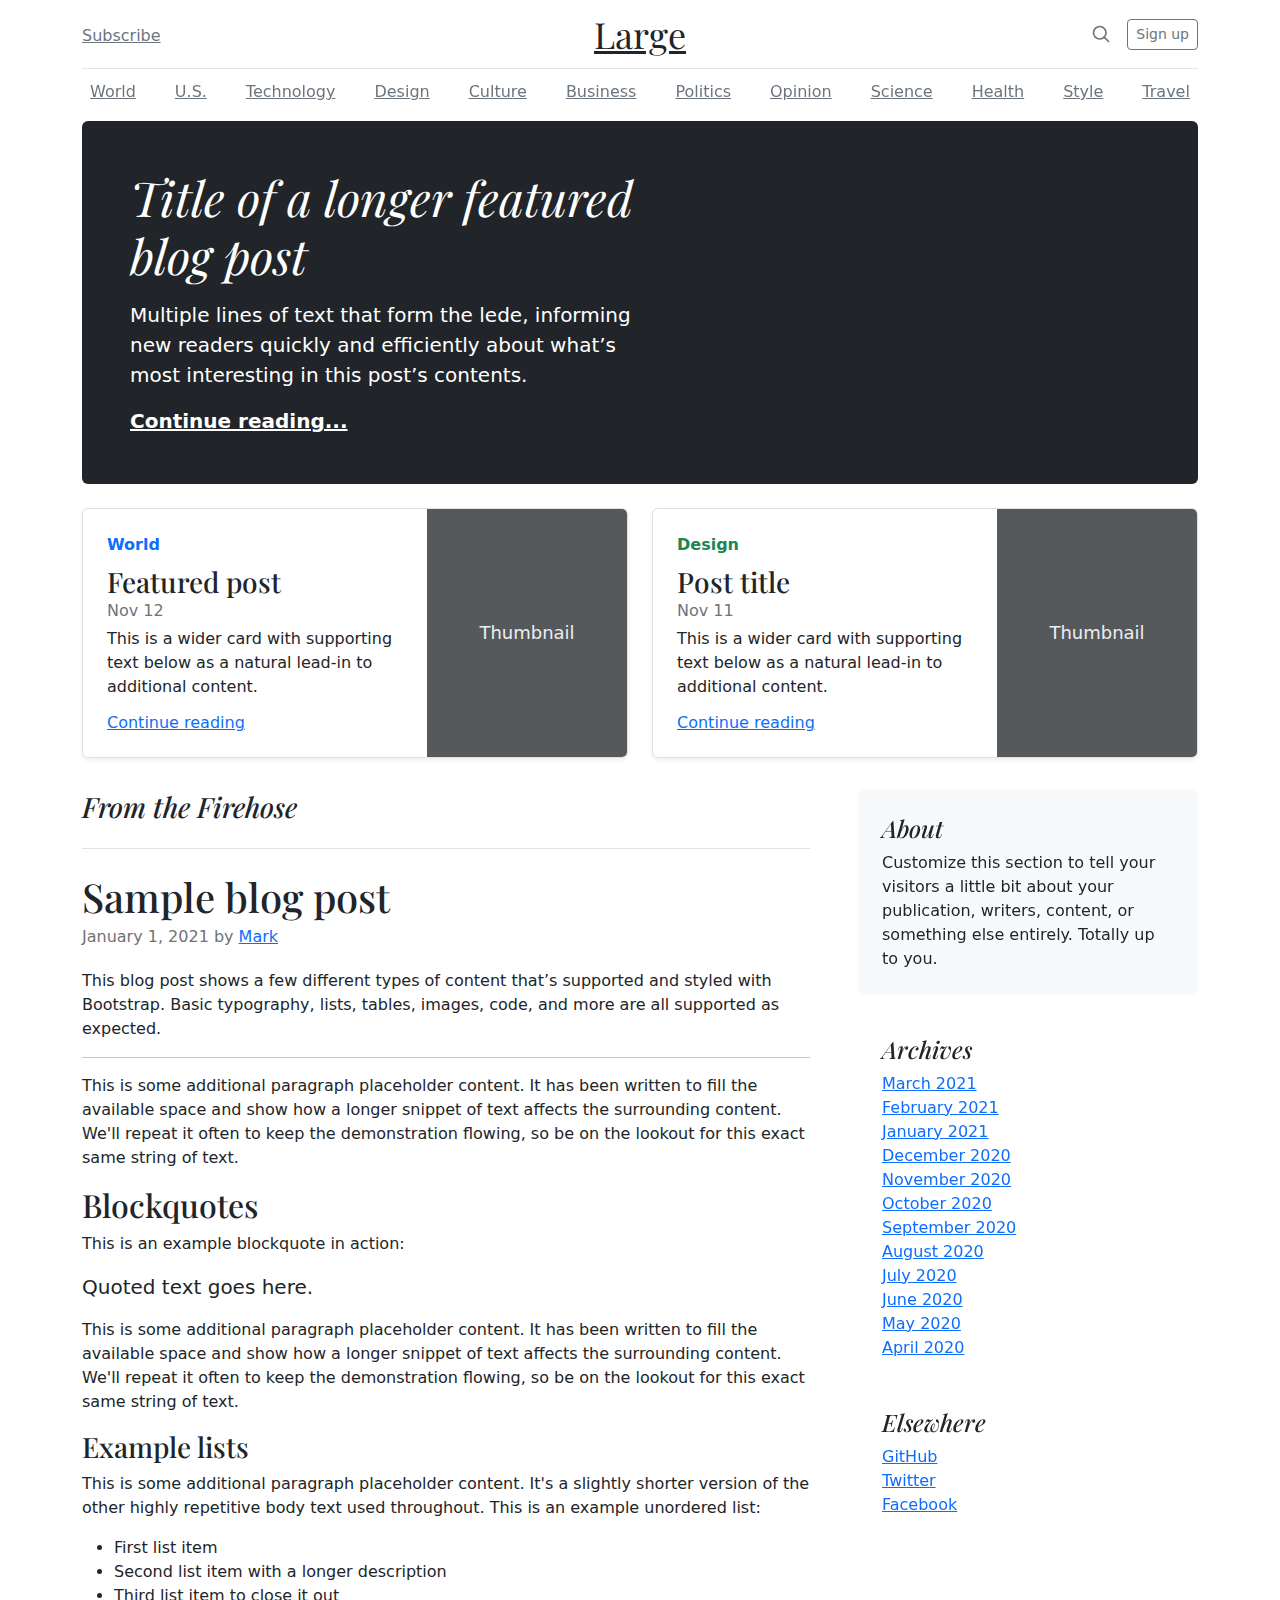
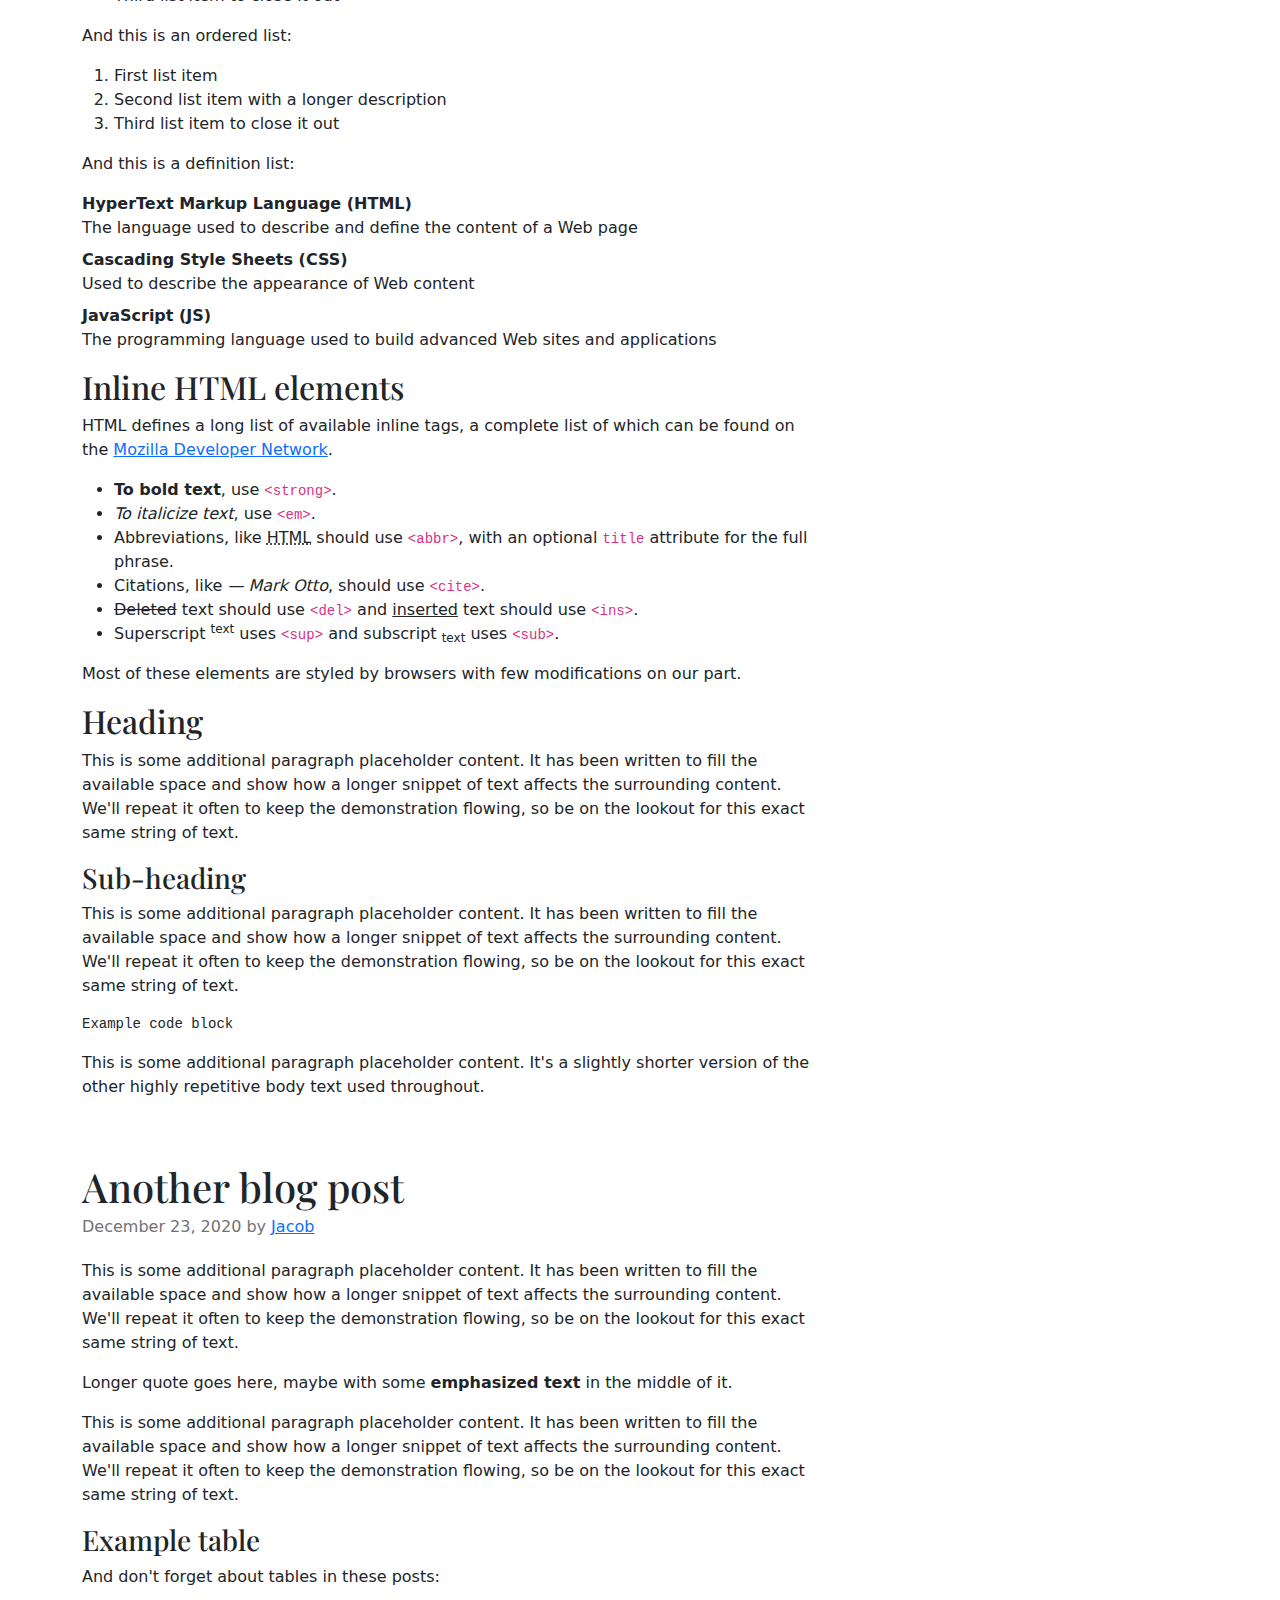
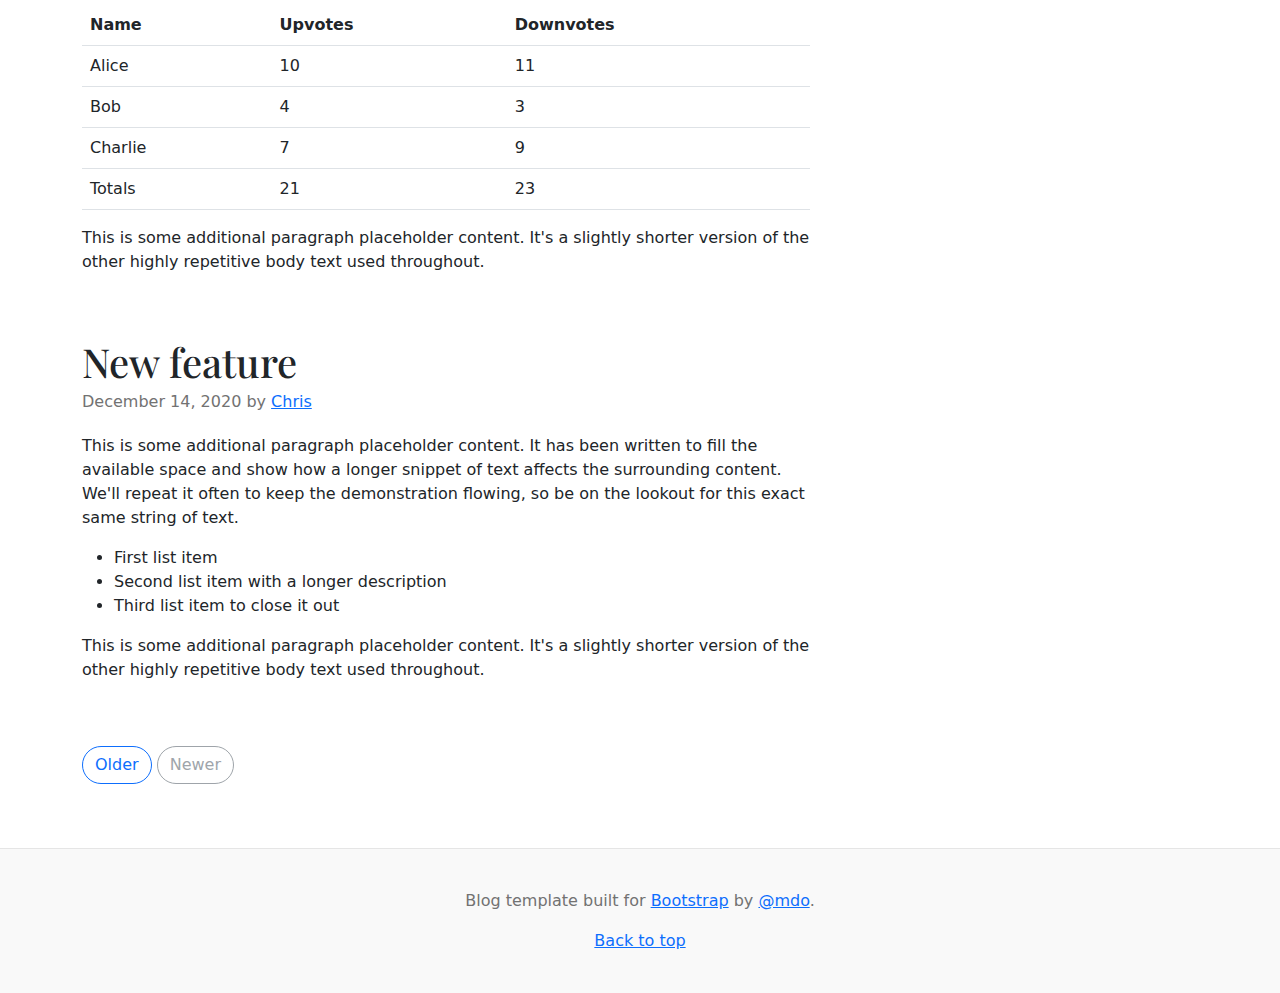
<file: blog/index.html>
<!DOCTYPE html>
<html lang="en">
  <head>
    <meta charset="utf-8" />
    <meta name="viewport" content="width=device-width, initial-scale=1" />
    <meta name="description" content="" />
    <meta
      name="author"
      content="Mark Otto, Jacob Thornton, and Bootstrap contributors"
    />
    <meta name="generator" content="Hugo 0.101.0" />
    <title>Blog Template · Bootstrap v5.2</title>

    <link
      rel="canonical"
      href="https://getbootstrap.com/docs/5.2/examples/blog/"
    />

    <link href="../assets/dist/css/bootstrap.min.css" rel="stylesheet" />

    <style>
      .bd-placeholder-img {
        font-size: 1.125rem;
        text-anchor: middle;
        -webkit-user-select: none;
        -moz-user-select: none;
        user-select: none;
      }

      @media (min-width: 768px) {
        .bd-placeholder-img-lg {
          font-size: 3.5rem;
        }
      }

      .b-example-divider {
        height: 3rem;
        background-color: rgba(0, 0, 0, 0.1);
        border: solid rgba(0, 0, 0, 0.15);
        border-width: 1px 0;
        box-shadow: inset 0 0.5em 1.5em rgba(0, 0, 0, 0.1),
          inset 0 0.125em 0.5em rgba(0, 0, 0, 0.15);
      }

      .b-example-vr {
        flex-shrink: 0;
        width: 1.5rem;
        height: 100vh;
      }

      .bi {
        vertical-align: -0.125em;
        fill: currentColor;
      }

      .nav-scroller {
        position: relative;
        z-index: 2;
        height: 2.75rem;
        overflow-y: hidden;
      }

      .nav-scroller .nav {
        display: flex;
        flex-wrap: nowrap;
        padding-bottom: 1rem;
        margin-top: -1px;
        overflow-x: auto;
        text-align: center;
        white-space: nowrap;
        -webkit-overflow-scrolling: touch;
      }
    </style>

    <!-- Custom styles for this template -->
    <link
      href="https://fonts.googleapis.com/css?family=Playfair&#43;Display:700,900&amp;display=swap"
      rel="stylesheet"
    />
    <!-- Custom styles for this template -->
    <link href="blog.css" rel="stylesheet" />
  </head>
  <body>
    <div class="container">
      <header class="blog-header lh-1 py-3">
        <div class="row flex-nowrap justify-content-between align-items-center">
          <div class="col-4 pt-1">
            <a class="link-secondary" href="#">Subscribe</a>
          </div>
          <div class="col-4 text-center">
            <a class="blog-header-logo text-dark" href="#">Large</a>
          </div>
          <div class="col-4 d-flex justify-content-end align-items-center">
            <a class="link-secondary" href="#" aria-label="Search">
              <svg
                xmlns="http://www.w3.org/2000/svg"
                width="20"
                height="20"
                fill="none"
                stroke="currentColor"
                stroke-linecap="round"
                stroke-linejoin="round"
                stroke-width="2"
                class="mx-3"
                role="img"
                viewBox="0 0 24 24"
              >
                <title>Search</title>
                <circle cx="10.5" cy="10.5" r="7.5" />
                <path d="M21 21l-5.2-5.2" />
              </svg>
            </a>
            <a class="btn btn-sm btn-outline-secondary" href="#">Sign up</a>
          </div>
        </div>
      </header>

      <div class="nav-scroller py-1 mb-2">
        <nav class="nav d-flex justify-content-between">
          <a class="p-2 link-secondary" href="#">World</a>
          <a class="p-2 link-secondary" href="#">U.S.</a>
          <a class="p-2 link-secondary" href="#">Technology</a>
          <a class="p-2 link-secondary" href="#">Design</a>
          <a class="p-2 link-secondary" href="#">Culture</a>
          <a class="p-2 link-secondary" href="#">Business</a>
          <a class="p-2 link-secondary" href="#">Politics</a>
          <a class="p-2 link-secondary" href="#">Opinion</a>
          <a class="p-2 link-secondary" href="#">Science</a>
          <a class="p-2 link-secondary" href="#">Health</a>
          <a class="p-2 link-secondary" href="#">Style</a>
          <a class="p-2 link-secondary" href="#">Travel</a>
        </nav>
      </div>
    </div>

    <main class="container">
      <div class="p-4 p-md-5 mb-4 rounded text-bg-dark">
        <div class="col-md-6 px-0">
          <h1 class="display-4 fst-italic">
            Title of a longer featured blog post
          </h1>
          <p class="lead my-3">
            Multiple lines of text that form the lede, informing new readers
            quickly and efficiently about what’s most interesting in this post’s
            contents.
          </p>
          <p class="lead mb-0">
            <a href="#" class="text-white fw-bold">Continue reading...</a>
          </p>
        </div>
      </div>

      <div class="row mb-2">
        <div class="col-md-6">
          <div
            class="row g-0 border rounded overflow-hidden flex-md-row mb-4 shadow-sm h-md-250 position-relative"
          >
            <div class="col p-4 d-flex flex-column position-static">
              <strong class="d-inline-block mb-2 text-primary">World</strong>
              <h3 class="mb-0">Featured post</h3>
              <div class="mb-1 text-muted">Nov 12</div>
              <p class="card-text mb-auto">
                This is a wider card with supporting text below as a natural
                lead-in to additional content.
              </p>
              <a href="#" class="stretched-link">Continue reading</a>
            </div>
            <div class="col-auto d-none d-lg-block">
              <svg
                class="bd-placeholder-img"
                width="200"
                height="250"
                xmlns="http://www.w3.org/2000/svg"
                role="img"
                aria-label="Placeholder: Thumbnail"
                preserveAspectRatio="xMidYMid slice"
                focusable="false"
              >
                <title>Placeholder</title>
                <rect width="100%" height="100%" fill="#55595c" />
                <text x="50%" y="50%" fill="#eceeef" dy=".3em">Thumbnail</text>
              </svg>
            </div>
          </div>
        </div>
        <div class="col-md-6">
          <div
            class="row g-0 border rounded overflow-hidden flex-md-row mb-4 shadow-sm h-md-250 position-relative"
          >
            <div class="col p-4 d-flex flex-column position-static">
              <strong class="d-inline-block mb-2 text-success">Design</strong>
              <h3 class="mb-0">Post title</h3>
              <div class="mb-1 text-muted">Nov 11</div>
              <p class="mb-auto">
                This is a wider card with supporting text below as a natural
                lead-in to additional content.
              </p>
              <a href="#" class="stretched-link">Continue reading</a>
            </div>
            <div class="col-auto d-none d-lg-block">
              <svg
                class="bd-placeholder-img"
                width="200"
                height="250"
                xmlns="http://www.w3.org/2000/svg"
                role="img"
                aria-label="Placeholder: Thumbnail"
                preserveAspectRatio="xMidYMid slice"
                focusable="false"
              >
                <title>Placeholder</title>
                <rect width="100%" height="100%" fill="#55595c" />
                <text x="50%" y="50%" fill="#eceeef" dy=".3em">Thumbnail</text>
              </svg>
            </div>
          </div>
        </div>
      </div>

      <div class="row g-5">
        <div class="col-md-8">
          <h3 class="pb-4 mb-4 fst-italic border-bottom">From the Firehose</h3>

          <article class="blog-post">
            <h2 class="blog-post-title mb-1">Sample blog post</h2>
            <p class="blog-post-meta">
              January 1, 2021 by <a href="#">Mark</a>
            </p>

            <p>
              This blog post shows a few different types of content that’s
              supported and styled with Bootstrap. Basic typography, lists,
              tables, images, code, and more are all supported as expected.
            </p>
            <hr />
            <p>
              This is some additional paragraph placeholder content. It has been
              written to fill the available space and show how a longer snippet
              of text affects the surrounding content. We'll repeat it often to
              keep the demonstration flowing, so be on the lookout for this
              exact same string of text.
            </p>
            <h2>Blockquotes</h2>
            <p>This is an example blockquote in action:</p>
            <blockquote class="blockquote">
              <p>Quoted text goes here.</p>
            </blockquote>
            <p>
              This is some additional paragraph placeholder content. It has been
              written to fill the available space and show how a longer snippet
              of text affects the surrounding content. We'll repeat it often to
              keep the demonstration flowing, so be on the lookout for this
              exact same string of text.
            </p>
            <h3>Example lists</h3>
            <p>
              This is some additional paragraph placeholder content. It's a
              slightly shorter version of the other highly repetitive body text
              used throughout. This is an example unordered list:
            </p>
            <ul>
              <li>First list item</li>
              <li>Second list item with a longer description</li>
              <li>Third list item to close it out</li>
            </ul>
            <p>And this is an ordered list:</p>
            <ol>
              <li>First list item</li>
              <li>Second list item with a longer description</li>
              <li>Third list item to close it out</li>
            </ol>
            <p>And this is a definition list:</p>
            <dl>
              <dt>HyperText Markup Language (HTML)</dt>
              <dd>
                The language used to describe and define the content of a Web
                page
              </dd>
              <dt>Cascading Style Sheets (CSS)</dt>
              <dd>Used to describe the appearance of Web content</dd>
              <dt>JavaScript (JS)</dt>
              <dd>
                The programming language used to build advanced Web sites and
                applications
              </dd>
            </dl>
            <h2>Inline HTML elements</h2>
            <p>
              HTML defines a long list of available inline tags, a complete list
              of which can be found on the
              <a
                href="https://developer.mozilla.org/en-US/docs/Web/HTML/Element"
                >Mozilla Developer Network</a
              >.
            </p>
            <ul>
              <li>
                <strong>To bold text</strong>, use
                <code class="language-plaintext highlighter-rouge"
                  >&lt;strong&gt;</code
                >.
              </li>
              <li>
                <em>To italicize text</em>, use
                <code class="language-plaintext highlighter-rouge"
                  >&lt;em&gt;</code
                >.
              </li>
              <li>
                Abbreviations, like
                <abbr title="HyperText Markup Language">HTML</abbr> should use
                <code class="language-plaintext highlighter-rouge"
                  >&lt;abbr&gt;</code
                >, with an optional
                <code class="language-plaintext highlighter-rouge">title</code>
                attribute for the full phrase.
              </li>
              <li>
                Citations, like <cite>— Mark Otto</cite>, should use
                <code class="language-plaintext highlighter-rouge"
                  >&lt;cite&gt;</code
                >.
              </li>
              <li>
                <del>Deleted</del> text should use
                <code class="language-plaintext highlighter-rouge"
                  >&lt;del&gt;</code
                >
                and <ins>inserted</ins> text should use
                <code class="language-plaintext highlighter-rouge"
                  >&lt;ins&gt;</code
                >.
              </li>
              <li>
                Superscript <sup>text</sup> uses
                <code class="language-plaintext highlighter-rouge"
                  >&lt;sup&gt;</code
                >
                and subscript <sub>text</sub> uses
                <code class="language-plaintext highlighter-rouge"
                  >&lt;sub&gt;</code
                >.
              </li>
            </ul>
            <p>
              Most of these elements are styled by browsers with few
              modifications on our part.
            </p>
            <h2>Heading</h2>
            <p>
              This is some additional paragraph placeholder content. It has been
              written to fill the available space and show how a longer snippet
              of text affects the surrounding content. We'll repeat it often to
              keep the demonstration flowing, so be on the lookout for this
              exact same string of text.
            </p>
            <h3>Sub-heading</h3>
            <p>
              This is some additional paragraph placeholder content. It has been
              written to fill the available space and show how a longer snippet
              of text affects the surrounding content. We'll repeat it often to
              keep the demonstration flowing, so be on the lookout for this
              exact same string of text.
            </p>
            <pre><code>Example code block</code></pre>
            <p>
              This is some additional paragraph placeholder content. It's a
              slightly shorter version of the other highly repetitive body text
              used throughout.
            </p>
          </article>

          <article class="blog-post">
            <h2 class="blog-post-title mb-1">Another blog post</h2>
            <p class="blog-post-meta">
              December 23, 2020 by <a href="#">Jacob</a>
            </p>

            <p>
              This is some additional paragraph placeholder content. It has been
              written to fill the available space and show how a longer snippet
              of text affects the surrounding content. We'll repeat it often to
              keep the demonstration flowing, so be on the lookout for this
              exact same string of text.
            </p>
            <blockquote>
              <p>
                Longer quote goes here, maybe with some
                <strong>emphasized text</strong> in the middle of it.
              </p>
            </blockquote>
            <p>
              This is some additional paragraph placeholder content. It has been
              written to fill the available space and show how a longer snippet
              of text affects the surrounding content. We'll repeat it often to
              keep the demonstration flowing, so be on the lookout for this
              exact same string of text.
            </p>
            <h3>Example table</h3>
            <p>And don't forget about tables in these posts:</p>
            <table class="table">
              <thead>
                <tr>
                  <th>Name</th>
                  <th>Upvotes</th>
                  <th>Downvotes</th>
                </tr>
              </thead>
              <tbody>
                <tr>
                  <td>Alice</td>
                  <td>10</td>
                  <td>11</td>
                </tr>
                <tr>
                  <td>Bob</td>
                  <td>4</td>
                  <td>3</td>
                </tr>
                <tr>
                  <td>Charlie</td>
                  <td>7</td>
                  <td>9</td>
                </tr>
              </tbody>
              <tfoot>
                <tr>
                  <td>Totals</td>
                  <td>21</td>
                  <td>23</td>
                </tr>
              </tfoot>
            </table>

            <p>
              This is some additional paragraph placeholder content. It's a
              slightly shorter version of the other highly repetitive body text
              used throughout.
            </p>
          </article>

          <article class="blog-post">
            <h2 class="blog-post-title mb-1">New feature</h2>
            <p class="blog-post-meta">
              December 14, 2020 by <a href="#">Chris</a>
            </p>

            <p>
              This is some additional paragraph placeholder content. It has been
              written to fill the available space and show how a longer snippet
              of text affects the surrounding content. We'll repeat it often to
              keep the demonstration flowing, so be on the lookout for this
              exact same string of text.
            </p>
            <ul>
              <li>First list item</li>
              <li>Second list item with a longer description</li>
              <li>Third list item to close it out</li>
            </ul>
            <p>
              This is some additional paragraph placeholder content. It's a
              slightly shorter version of the other highly repetitive body text
              used throughout.
            </p>
          </article>

          <nav class="blog-pagination" aria-label="Pagination">
            <a class="btn btn-outline-primary rounded-pill" href="#">Older</a>
            <a class="btn btn-outline-secondary rounded-pill disabled">Newer</a>
          </nav>
        </div>

        <div class="col-md-4">
          <div class="position-sticky" style="top: 2rem">
            <div class="p-4 mb-3 bg-light rounded">
              <h4 class="fst-italic">About</h4>
              <p class="mb-0">
                Customize this section to tell your visitors a little bit about
                your publication, writers, content, or something else entirely.
                Totally up to you.
              </p>
            </div>

            <div class="p-4">
              <h4 class="fst-italic">Archives</h4>
              <ol class="list-unstyled mb-0">
                <li><a href="#">March 2021</a></li>
                <li><a href="#">February 2021</a></li>
                <li><a href="#">January 2021</a></li>
                <li><a href="#">December 2020</a></li>
                <li><a href="#">November 2020</a></li>
                <li><a href="#">October 2020</a></li>
                <li><a href="#">September 2020</a></li>
                <li><a href="#">August 2020</a></li>
                <li><a href="#">July 2020</a></li>
                <li><a href="#">June 2020</a></li>
                <li><a href="#">May 2020</a></li>
                <li><a href="#">April 2020</a></li>
              </ol>
            </div>

            <div class="p-4">
              <h4 class="fst-italic">Elsewhere</h4>
              <ol class="list-unstyled">
                <li><a href="#">GitHub</a></li>
                <li><a href="#">Twitter</a></li>
                <li><a href="#">Facebook</a></li>
              </ol>
            </div>
          </div>
        </div>
      </div>
    </main>

    <footer class="blog-footer">
      <p>
        Blog template built for
        <a href="https://getbootstrap.com/">Bootstrap</a> by
        <a href="https://twitter.com/mdo">@mdo</a>.
      </p>
      <p>
        <a href="#">Back to top</a>
      </p>
    </footer>
  </body>
</html>
</file>
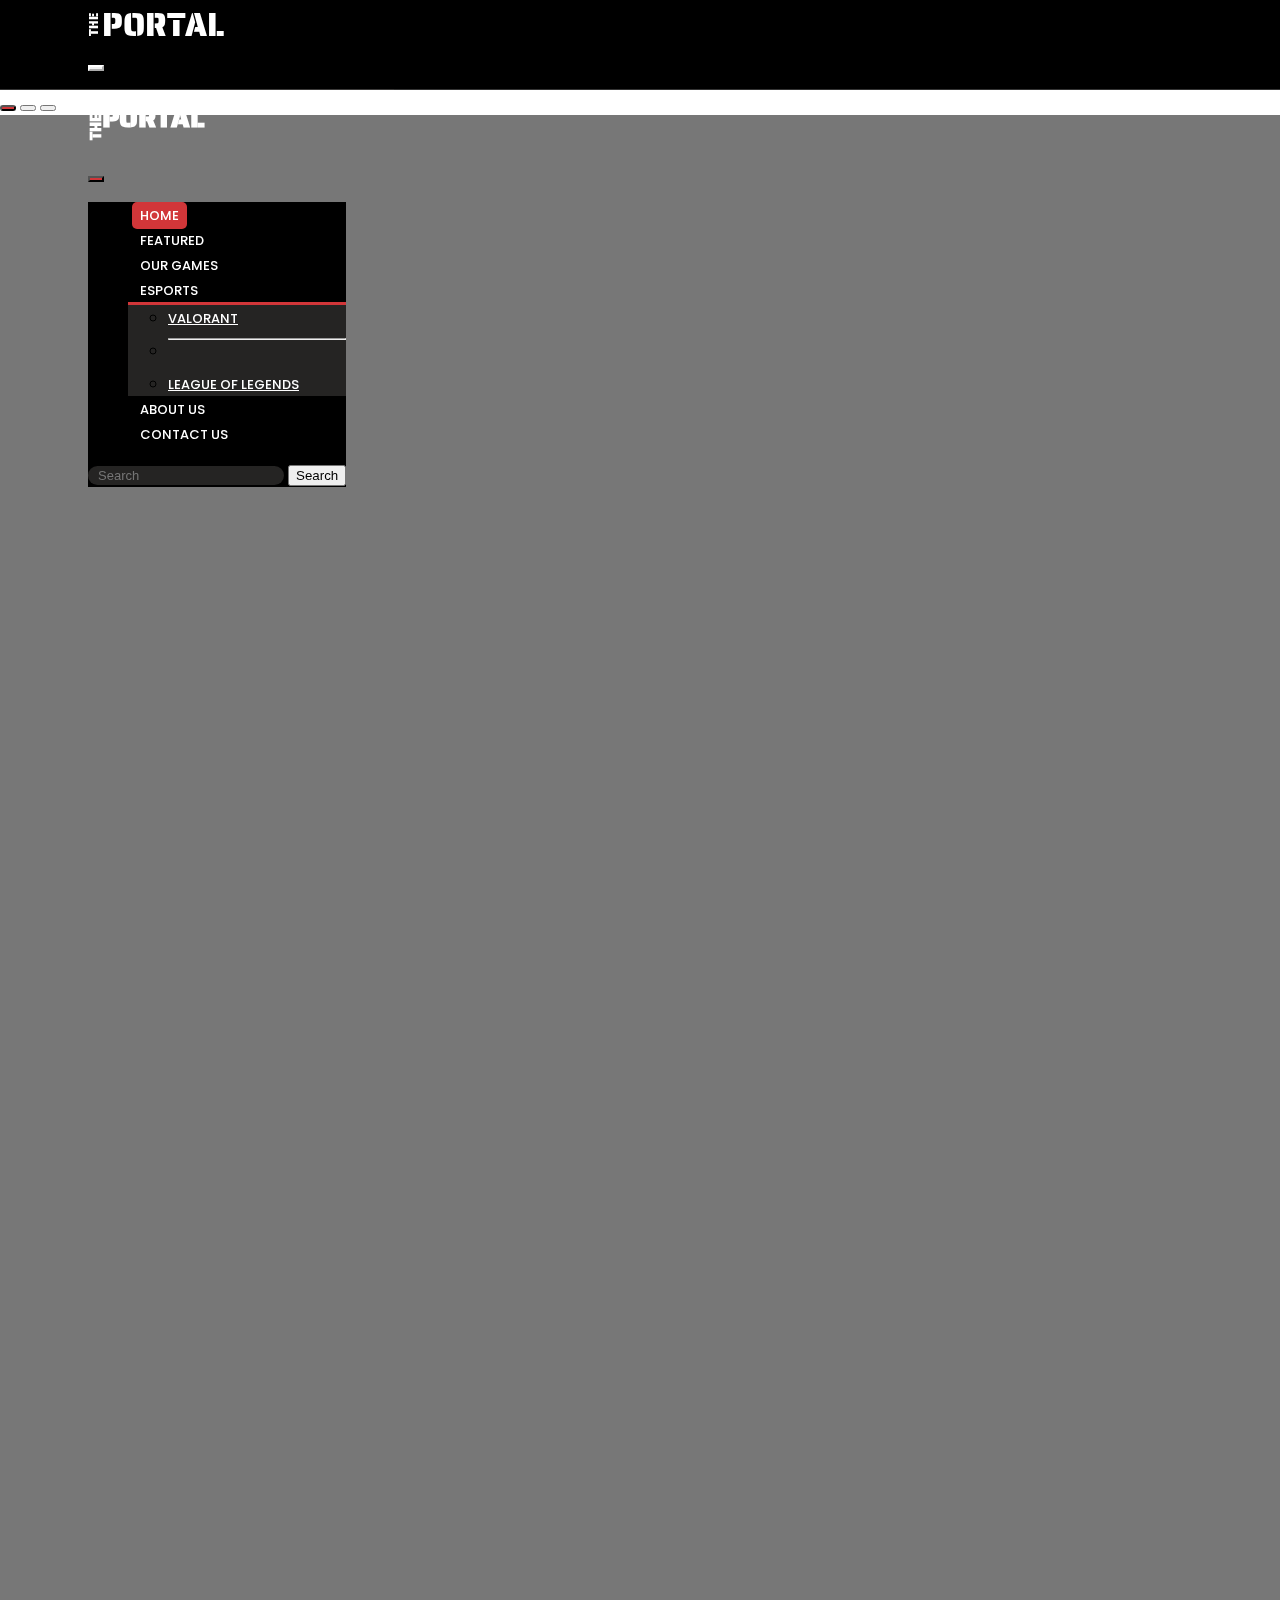
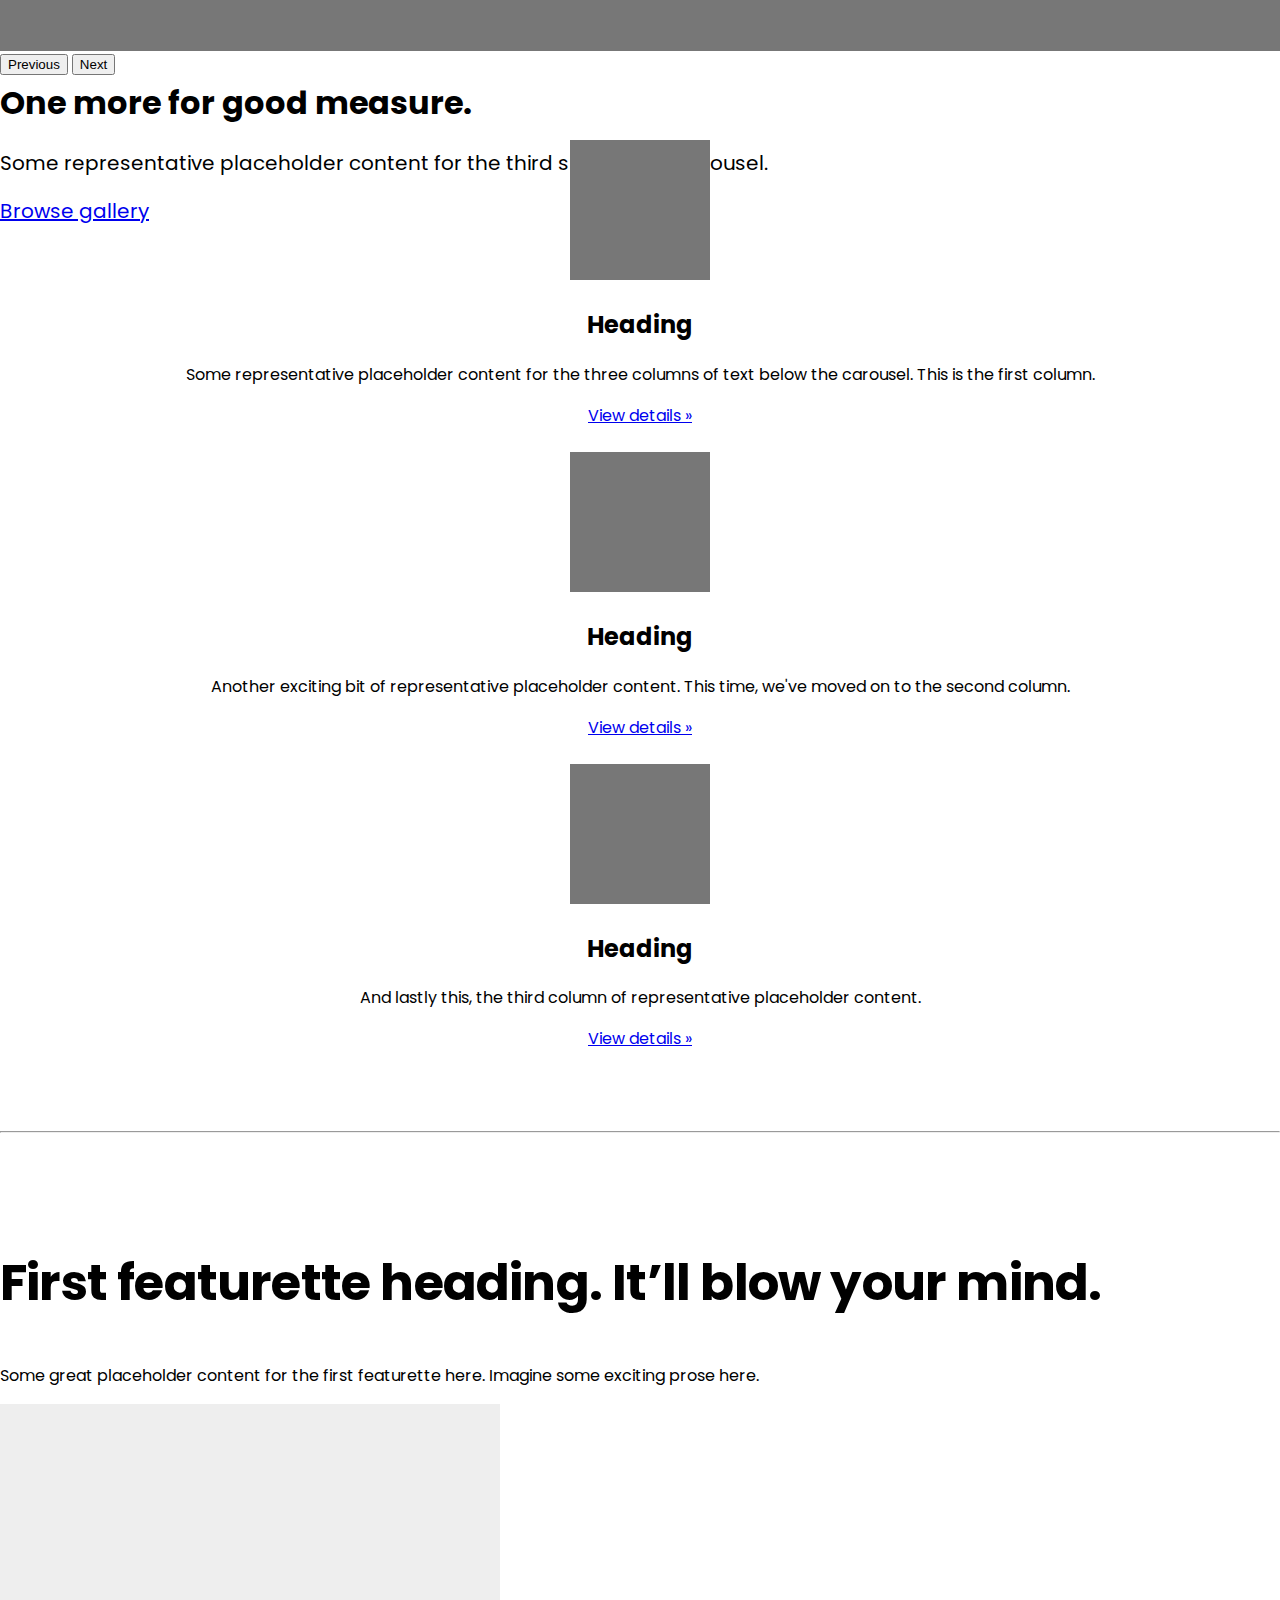
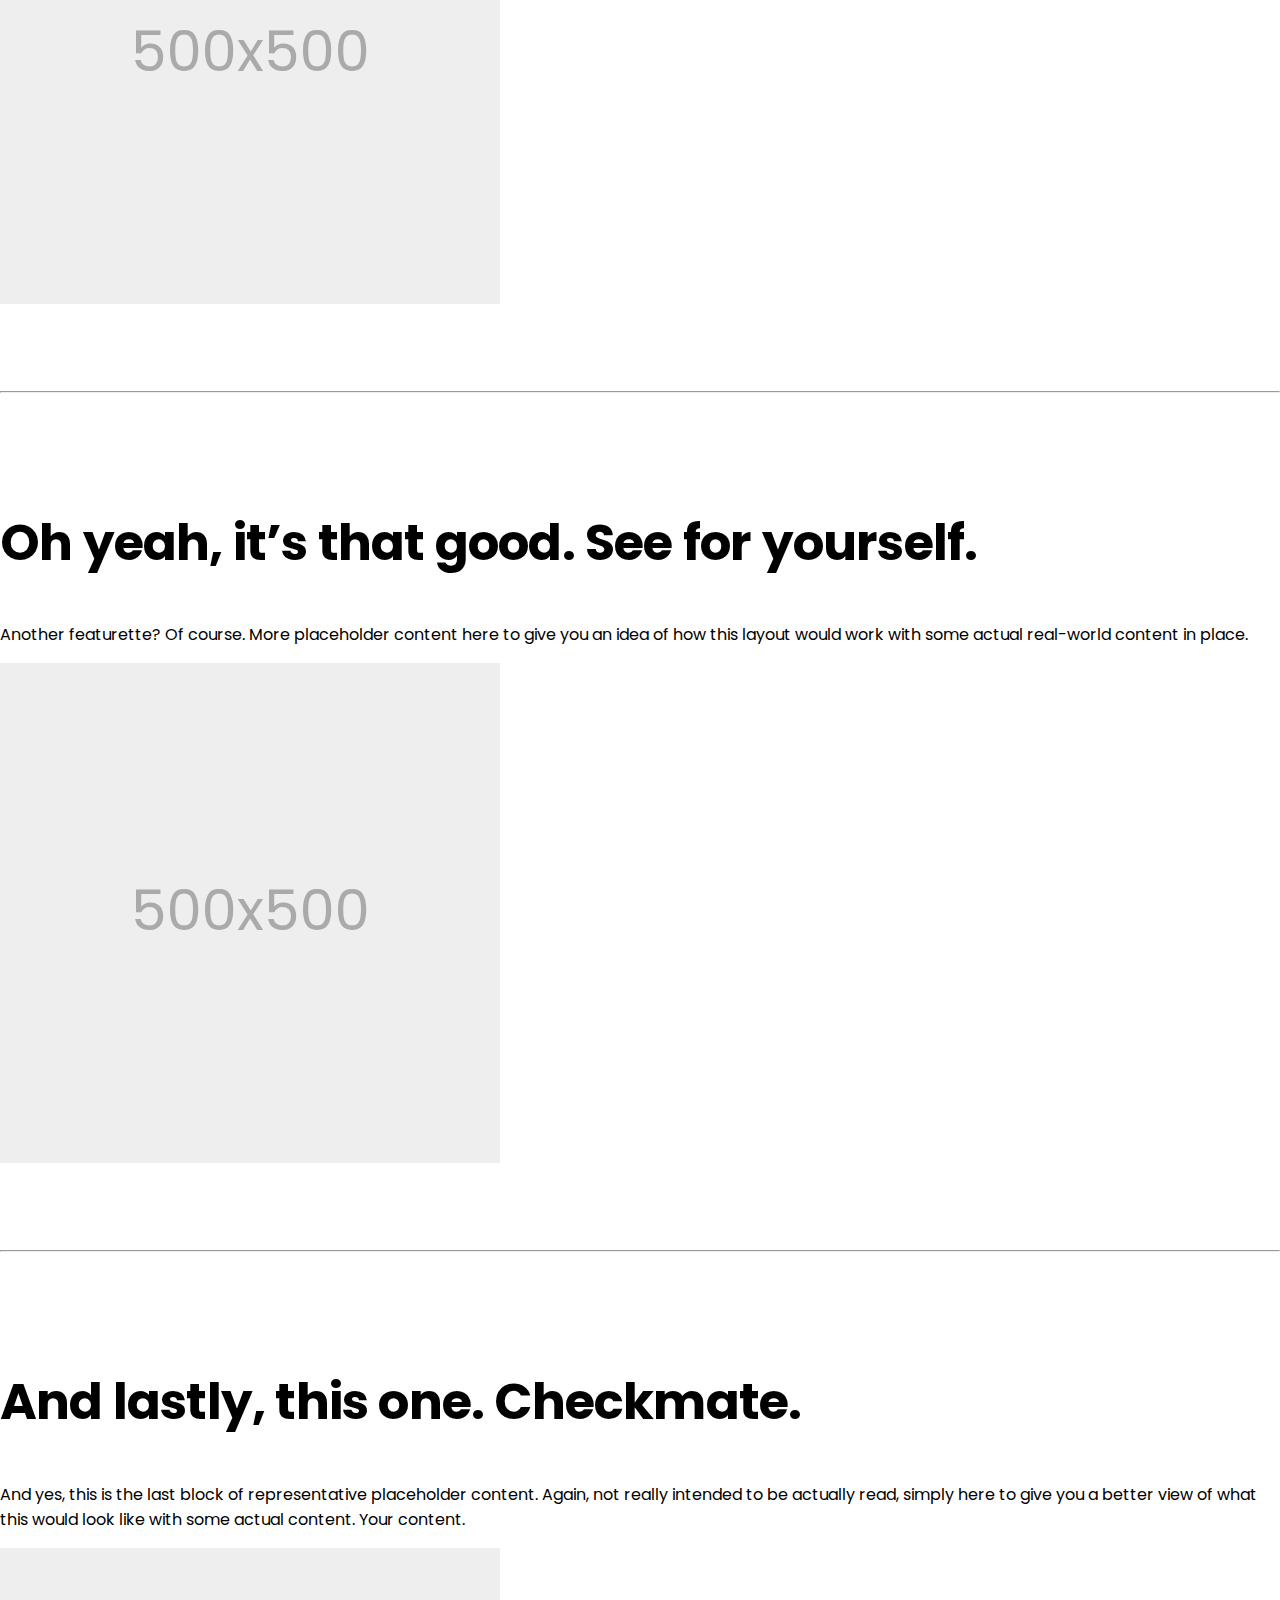
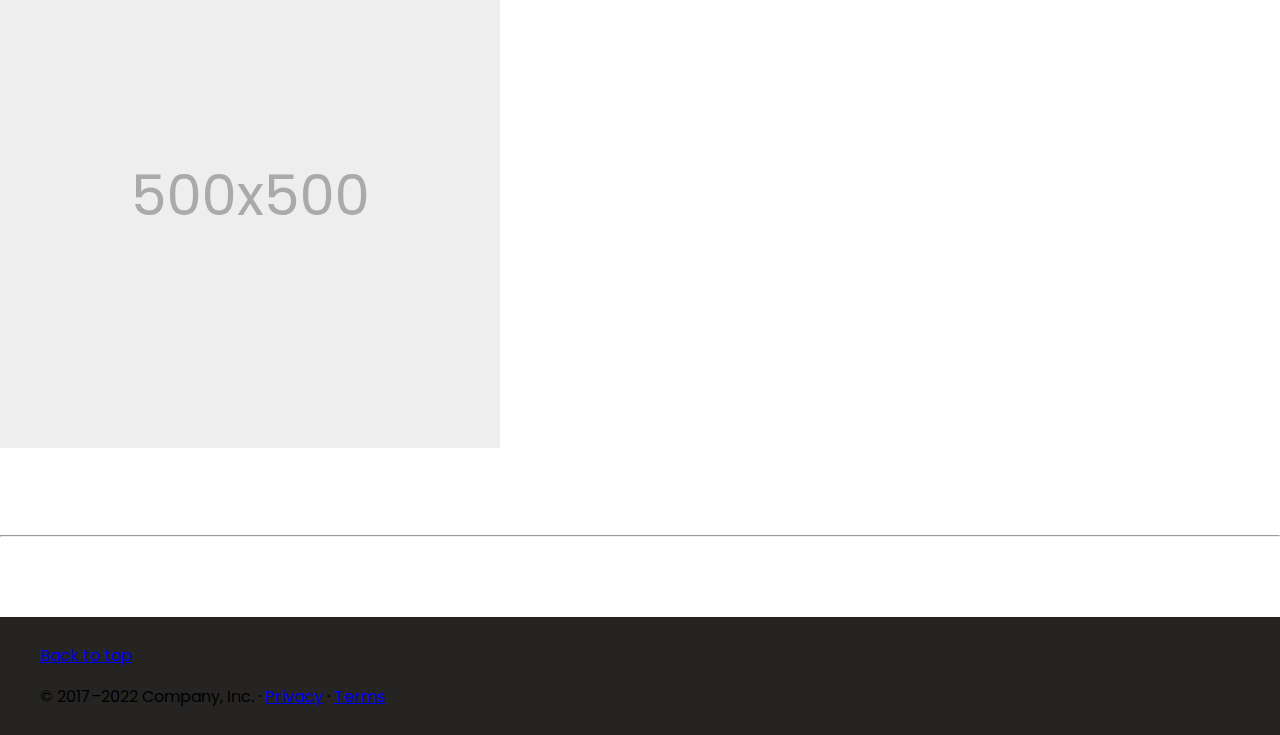
<file: carousel/index.html>
<!DOCTYPE html>
<html lang="en">
  <head>
    <meta charset="utf-8" />
    <meta name="viewport" content="width=device-width, initial-scale=1" />
    <meta name="description" content="" />
    <meta
      name="author"
      content="Mark Otto, Jacob Thornton, and Bootstrap contributors"
    />
    <meta name="generator" content="Hugo 0.101.0" />
    <title>Carousel Template · Bootstrap v5.2</title>
    <link rel="stylesheet" href="/stylesheet/general.css" />

    <!-- CSS only -->
    <link
      href="https://cdn.jsdelivr.net/npm/bootstrap@5.2.1/dist/css/bootstrap.min.css"
      rel="stylesheet"
      integrity="sha384-iYQeCzEYFbKjA/T2uDLTpkwGzCiq6soy8tYaI1GyVh/UjpbCx/TYkiZhlZB6+fzT"
      crossorigin="anonymous"
    />
    <link
      rel="stylesheet"
      href="https://cdn.jsdelivr.net/npm/bootstrap-icons@1.9.1/font/bootstrap-icons.css"
    />

    <!-- <link
      rel="canonical"
      href="https://getbootstrap.com/docs/5.2/examples/carousel/"
    />

    <link href="../assets/dist/css/bootstrap.min.css" rel="stylesheet" /> -->

    <style>
      .bd-placeholder-img {
        font-size: 1.125rem;
        text-anchor: middle;
        -webkit-user-select: none;
        -moz-user-select: none;
        user-select: none;
      }

      @media (min-width: 768px) {
        .bd-placeholder-img-lg {
          font-size: 3.5rem;
        }
      }

      .b-example-divider {
        height: 3rem;
        background-color: rgba(0, 0, 0, 0.1);
        border: solid rgba(0, 0, 0, 0.15);
        border-width: 1px 0;
        box-shadow: inset 0 0.5em 1.5em rgba(0, 0, 0, 0.1),
          inset 0 0.125em 0.5em rgba(0, 0, 0, 0.15);
      }

      /* .b-example-vr {
        flex-shrink: 0;
        width: 1.5rem;
        height: 100vh;
      }

      .bi {
        vertical-align: -0.125em;
        fill: currentColor;
      }

      .nav-scroller {
        position: relative;
        z-index: 2;
        height: 2.75rem;
        overflow-y: hidden;
      }

      .nav-scroller .nav {
        display: flex;
        flex-wrap: nowrap;
        padding-bottom: 1rem;
        margin-top: -1px;
        overflow-x: auto;
        text-align: center;
        white-space: nowrap;
        -webkit-overflow-scrolling: touch;
      } */
    </style>

    <!-- Custom styles for this template -->
    <link href="carousel.css" rel="stylesheet" />
  </head>
  <body>
    <header>
      <nav class="navbar navbar-expand-lg navbar-dark sticky-top">
        <div class="container-fluid">
          <div class="logo-container">
            <span class="span1">THE</span>
            <span class="span2">PORTAL</span>
          </div>
          <button
            class="navbar-toggler"
            type="button"
            data-bs-toggle="offcanvas"
            data-bs-target="#offcanvasDarkNavbar"
            aria-controls="offcanvasDarkNavbar"
          >
            <!-- <span class="navbar-toggler-icon"></span> -->
            <i class="fa-solid fa-bars"></i>
          </button>

          <div
            class="offcanvas offcanvas-end text-bg-dark"
            tabindex="-1"
            id="offcanvasDarkNavbar"
            aria-labelledby="offcanvasDarkNavbarLabel"
          >
            <div class="offcanvas-header">
              <h5 class="offcanvas-title" id="offcanvasDarkNavbarLabel">
                <span class="span1">The</span>
                <span class="span2">Portal</span>
              </h5>
              <button
                type="button"
                class="btn-close btn-close-white"
                data-bs-dismiss="offcanvas"
                aria-label="Close"
              ></button>
            </div>
            <div class="offcanvas-body">
              <ul
                class="navbar-nav flex-grow-1 pe-3 align-self-lg-center align-self-md-center align-self-xlg-center justify-content-around"
              >
                <li class="nav-item">
                  <a
                    class="nav-link active"
                    aria-current="page"
                    href="index.html"
                    >Home</a
                  >
                </li>
                <li class="nav-item">
                  <a class="nav-link" href="featured.html">Featured</a>
                </li>
                <li class="nav-item">
                  <a class="nav-link" href="ourgames.html">Our Games</a>
                </li>
                <li class="nav-item dropdown">
                  <a
                    class="nav-link dropdown-toggle"
                    href="#"
                    role="button"
                    data-bs-toggle="dropdown"
                    aria-expanded="false"
                  >
                    Esports
                  </a>
                  <ul class="dropdown-menu dropdown-menu-dark p-0 mt-2">
                    <li>
                      <a class="dropdown-item py-2" href="valesports.html"
                        >Valorant</a
                      >
                    </li>
                    <li>
                      <hr class="dropdown-divider m-0 bg-light" />
                    </li>
                    <li>
                      <a class="dropdown-item py-2" href="lolesports.html"
                        >League of Legends</a
                      >
                    </li>
                  </ul>
                </li>
                <li class="nav-item">
                  <a class="nav-link" href="aboutus.html">About Us</a>
                </li>
                <li class="nav-item">
                  <a class="nav-link" href="contactus.html">Contact Us</a>
                </li>
              </ul>
              <form class="d-flex" role="search">
                <input
                  class="form-control me-2"
                  type="search"
                  placeholder="Search"
                  aria-label="Search"
                />
                <button class="btn" type="submit">Search</button>
              </form>
            </div>
          </div>
        </div>
      </nav>
      <!-- <nav class="navbar navbar-expand-md navbar-dark fixed-top bg-dark">
        <div class="container-fluid">
          <a class="navbar-brand" href="#">Carousel</a>
          <button
            class="navbar-toggler"
            type="button"
            data-bs-toggle="collapse"
            data-bs-target="#navbarCollapse"
            aria-controls="navbarCollapse"
            aria-expanded="false"
            aria-label="Toggle navigation"
          >
            <span class="navbar-toggler-icon"></span>
          </button>
          <div class="collapse navbar-collapse" id="navbarCollapse">
            <ul class="navbar-nav me-auto mb-2 mb-md-0">
              <li class="nav-item">
                <a class="nav-link active" aria-current="page" href="#">Home</a>
              </li>
              <li class="nav-item">
                <a class="nav-link" href="#">Link</a>
              </li>
              <li class="nav-item">
                <a class="nav-link disabled">Disabled</a>
              </li>
            </ul>
            <form class="d-flex" role="search">
              <input
                class="form-control me-2"
                type="search"
                placeholder="Search"
                aria-label="Search"
              />
              <button class="btn btn-outline-success" type="submit">
                Search
              </button>
            </form>
          </div>
        </div>
      </nav> -->
    </header>

    <main>
      <div id="myCarousel" class="carousel slide" data-bs-ride="carousel">
        <div class="carousel-indicators">
          <button
            type="button"
            data-bs-target="#myCarousel"
            data-bs-slide-to="0"
            class="active"
            aria-current="true"
            aria-label="Slide 1"
          ></button>
          <button
            type="button"
            data-bs-target="#myCarousel"
            data-bs-slide-to="1"
            aria-label="Slide 2"
          ></button>
          <button
            type="button"
            data-bs-target="#myCarousel"
            data-bs-slide-to="2"
            aria-label="Slide 3"
          ></button>
        </div>
        <div class="carousel-inner">
          <div class="carousel-item active">
            <svg
              class="bd-placeholder-img"
              width="100%"
              height="100%"
              xmlns="http://www.w3.org/2000/svg"
              aria-hidden="true"
              preserveAspectRatio="xMidYMid slice"
              focusable="false"
            >
              <rect width="100%" height="100%" fill="#777" />
            </svg>

            <div class="container">
              <div class="carousel-caption text-start">
                <h1>Example headline.</h1>
                <p>
                  Some representative placeholder content for the first slide of
                  the carousel.
                </p>
                <p>
                  <a class="btn btn-lg btn-primary" href="#">Sign up today</a>
                </p>
              </div>
            </div>
          </div>
          <div class="carousel-item">
            <svg
              class="bd-placeholder-img"
              width="100%"
              height="100%"
              xmlns="http://www.w3.org/2000/svg"
              aria-hidden="true"
              preserveAspectRatio="xMidYMid slice"
              focusable="false"
            >
              <rect width="100%" height="100%" fill="#777" />
            </svg>

            <div class="container">
              <div class="carousel-caption">
                <h1>Another example headline.</h1>
                <p>
                  Some representative placeholder content for the second slide
                  of the carousel.
                </p>
                <p><a class="btn btn-lg btn-primary" href="#">Learn more</a></p>
              </div>
            </div>
          </div>
          <div class="carousel-item">
            <svg
              class="bd-placeholder-img"
              width="100%"
              height="100%"
              xmlns="http://www.w3.org/2000/svg"
              aria-hidden="true"
              preserveAspectRatio="xMidYMid slice"
              focusable="false"
            >
              <rect width="100%" height="100%" fill="#777" />
            </svg>

            <div class="container">
              <div class="carousel-caption text-end">
                <h1>One more for good measure.</h1>
                <p>
                  Some representative placeholder content for the third slide of
                  this carousel.
                </p>
                <p>
                  <a class="btn btn-lg btn-primary" href="#">Browse gallery</a>
                </p>
              </div>
            </div>
          </div>
        </div>
        <button
          class="carousel-control-prev"
          type="button"
          data-bs-target="#myCarousel"
          data-bs-slide="prev"
        >
          <span class="carousel-control-prev-icon" aria-hidden="true"></span>
          <span class="visually-hidden">Previous</span>
        </button>
        <button
          class="carousel-control-next"
          type="button"
          data-bs-target="#myCarousel"
          data-bs-slide="next"
        >
          <span class="carousel-control-next-icon" aria-hidden="true"></span>
          <span class="visually-hidden">Next</span>
        </button>
      </div>

      <!-- Marketing messaging and featurettes
  ================================================== -->
      <!-- Wrap the rest of the page in another container to center all the content. -->

      <div class="container marketing">
        <!-- Three columns of text below the carousel -->
        <div class="row">
          <div class="col-lg-4">
            <svg
              class="bd-placeholder-img rounded-circle"
              width="140"
              height="140"
              xmlns="http://www.w3.org/2000/svg"
              role="img"
              aria-label="Placeholder: 140x140"
              preserveAspectRatio="xMidYMid slice"
              focusable="false"
            >
              <title>Placeholder</title>
              <rect width="100%" height="100%" fill="#777" />
              <text x="50%" y="50%" fill="#777" dy=".3em">140x140</text>
            </svg>

            <h2 class="fw-normal">Heading</h2>
            <p>
              Some representative placeholder content for the three columns of
              text below the carousel. This is the first column.
            </p>
            <p>
              <a class="btn btn-secondary" href="#">View details &raquo;</a>
            </p>
          </div>
          <!-- /.col-lg-4 -->
          <div class="col-lg-4">
            <svg
              class="bd-placeholder-img rounded-circle"
              width="140"
              height="140"
              xmlns="http://www.w3.org/2000/svg"
              role="img"
              aria-label="Placeholder: 140x140"
              preserveAspectRatio="xMidYMid slice"
              focusable="false"
            >
              <title>Placeholder</title>
              <rect width="100%" height="100%" fill="#777" />
              <text x="50%" y="50%" fill="#777" dy=".3em">140x140</text>
            </svg>

            <h2 class="fw-normal">Heading</h2>
            <p>
              Another exciting bit of representative placeholder content. This
              time, we've moved on to the second column.
            </p>
            <p>
              <a class="btn btn-secondary" href="#">View details &raquo;</a>
            </p>
          </div>
          <!-- /.col-lg-4 -->
          <div class="col-lg-4">
            <svg
              class="bd-placeholder-img rounded-circle"
              width="140"
              height="140"
              xmlns="http://www.w3.org/2000/svg"
              role="img"
              aria-label="Placeholder: 140x140"
              preserveAspectRatio="xMidYMid slice"
              focusable="false"
            >
              <title>Placeholder</title>
              <rect width="100%" height="100%" fill="#777" />
              <text x="50%" y="50%" fill="#777" dy=".3em">140x140</text>
            </svg>

            <h2 class="fw-normal">Heading</h2>
            <p>
              And lastly this, the third column of representative placeholder
              content.
            </p>
            <p>
              <a class="btn btn-secondary" href="#">View details &raquo;</a>
            </p>
          </div>
          <!-- /.col-lg-4 -->
        </div>
        <!-- /.row -->

        <!-- START THE FEATURETTES -->

        <hr class="featurette-divider" />

        <div class="row featurette">
          <div class="col-md-7">
            <h2 class="featurette-heading fw-normal lh-1">
              First featurette heading.
              <span class="text-muted">It’ll blow your mind.</span>
            </h2>
            <p class="lead">
              Some great placeholder content for the first featurette here.
              Imagine some exciting prose here.
            </p>
          </div>
          <div class="col-md-5">
            <svg
              class="bd-placeholder-img bd-placeholder-img-lg featurette-image img-fluid mx-auto"
              width="500"
              height="500"
              xmlns="http://www.w3.org/2000/svg"
              role="img"
              aria-label="Placeholder: 500x500"
              preserveAspectRatio="xMidYMid slice"
              focusable="false"
            >
              <title>Placeholder</title>
              <rect width="100%" height="100%" fill="#eee" />
              <text x="50%" y="50%" fill="#aaa" dy=".3em">500x500</text>
            </svg>
          </div>
        </div>

        <hr class="featurette-divider" />

        <div class="row featurette">
          <div class="col-md-7 order-md-2">
            <h2 class="featurette-heading fw-normal lh-1">
              Oh yeah, it’s that good.
              <span class="text-muted">See for yourself.</span>
            </h2>
            <p class="lead">
              Another featurette? Of course. More placeholder content here to
              give you an idea of how this layout would work with some actual
              real-world content in place.
            </p>
          </div>
          <div class="col-md-5 order-md-1">
            <svg
              class="bd-placeholder-img bd-placeholder-img-lg featurette-image img-fluid mx-auto"
              width="500"
              height="500"
              xmlns="http://www.w3.org/2000/svg"
              role="img"
              aria-label="Placeholder: 500x500"
              preserveAspectRatio="xMidYMid slice"
              focusable="false"
            >
              <title>Placeholder</title>
              <rect width="100%" height="100%" fill="#eee" />
              <text x="50%" y="50%" fill="#aaa" dy=".3em">500x500</text>
            </svg>
          </div>
        </div>

        <hr class="featurette-divider" />

        <div class="row featurette">
          <div class="col-md-7">
            <h2 class="featurette-heading fw-normal lh-1">
              And lastly, this one. <span class="text-muted">Checkmate.</span>
            </h2>
            <p class="lead">
              And yes, this is the last block of representative placeholder
              content. Again, not really intended to be actually read, simply
              here to give you a better view of what this would look like with
              some actual content. Your content.
            </p>
          </div>
          <div class="col-md-5">
            <svg
              class="bd-placeholder-img bd-placeholder-img-lg featurette-image img-fluid mx-auto"
              width="500"
              height="500"
              xmlns="http://www.w3.org/2000/svg"
              role="img"
              aria-label="Placeholder: 500x500"
              preserveAspectRatio="xMidYMid slice"
              focusable="false"
            >
              <title>Placeholder</title>
              <rect width="100%" height="100%" fill="#eee" />
              <text x="50%" y="50%" fill="#aaa" dy=".3em">500x500</text>
            </svg>
          </div>
        </div>

        <hr class="featurette-divider" />

        <!-- /END THE FEATURETTES -->
      </div>
      <!-- /.container -->

      <!-- FOOTER -->
      <footer class="container">
        <p class="float-end"><a href="#">Back to top</a></p>
        <p>
          &copy; 2017–2022 Company, Inc. &middot;
          <a href="#">Privacy</a> &middot; <a href="#">Terms</a>
        </p>
      </footer>
    </main>

    <script src="../assets/dist/js/bootstrap.bundle.min.js"></script>
  </body>
</html>
</file>
<file: blog/blog.css>
/* stylelint-disable selector-list-comma-newline-after */

.blog-header {
  border-bottom: 1px solid #e5e5e5;
}

.blog-header-logo {
  font-family: "Playfair Display", Georgia, "Times New Roman", serif/*rtl:Amiri, Georgia, "Times New Roman", serif*/;
  font-size: 2.25rem;
}

.blog-header-logo:hover {
  text-decoration: none;
}

h1, h2, h3, h4, h5, h6 {
  font-family: "Playfair Display", Georgia, "Times New Roman", serif/*rtl:Amiri, Georgia, "Times New Roman", serif*/;
}

.display-4 {
  font-size: 2.5rem;
}
@media (min-width: 768px) {
  .display-4 {
    font-size: 3rem;
  }
}

.flex-auto {
  flex: 0 0 auto;
}

.h-250 { height: 250px; }
@media (min-width: 768px) {
  .h-md-250 { height: 250px; }
}

/* Pagination */
.blog-pagination {
  margin-bottom: 4rem;
}

/*
 * Blog posts
 */
.blog-post {
  margin-bottom: 4rem;
}
.blog-post-title {
  font-size: 2.5rem;
}
.blog-post-meta {
  margin-bottom: 1.25rem;
  color: #727272;
}

/*
 * Footer
 */
.blog-footer {
  padding: 2.5rem 0;
  color: #727272;
  text-align: center;
  background-color: #f9f9f9;
  border-top: .05rem solid #e5e5e5;
}
.blog-footer p:last-child {
  margin-bottom: 0;
}
</file>
<file: stylesheet/general.css>
@import url('https://fonts.googleapis.com/css2?family=Poppins:ital,wght@0,200;0,300;0,400;0,500;0,600;0,700;0,800;0,900;1,100;1,200;1,400;1,500;1,600;1,700;1,800;1,900&display=swap');
@import url('https://fonts.googleapis.com/css2?family=Roboto:wght@300;400&family=Saira+Stencil+One&display=swap');
@import url('https://fonts.googleapis.com/css2?family=Roboto:wght@300;400&family=Saira+Stencil+One&family=Staatliches&display=swap');

*
{
    box-sizing: border-box;
}

html {
    scroll-behavior: smooth;
}

body
{
    font-family: 'Poppins', sans-serif;
    -webkit-font-smoothing: antialiased;
    -moz-osx-font-smoothing: grayscale;
    margin: 0;
    height: 100vh;
    scroll-behavior: smooth;
    /* filter: brightness(0.9); */
    /* -webkit-filter: grayscale(0.2);
    /* filter: url('/mockup/images/texture-light@2x.jpg'); */
    /* -webkit-filter: url('/mockup/images/texture-light@2x.jpg'); */
}

.container-main
{
    display: flex;
    flex-direction: column;
}

header,
footer
{
    padding: 10px 40px;
}

header
{
    background-color: black;
    position: sticky;
    top:0;
    height: 10vh;
}

main
{
    display: flex;
    flex-direction: column;
    flex-grow: 1;
}

footer
{
    background-color: #252423;
    height: 1fr;
}

header
{
    display: flex;
    justify-content: space-between;
    align-items: center;
    border-bottom: 1px solid rgba(255, 255, 255, 0.205);
    z-index: 1000;
}

/* ================ HEADER ============= */

/* .logo-container img
{
    width: 50px;
}

.logo-container .span1,
.logo-container .span2
{
    font-family: 'Saira Stencil One', cursive;
    color: #fff;
}
.logo-container .span1
{
    font-size: 12px;
    position: absolute;
    rotate: -90deg;
    margin-left: -6px;
    margin-top: 15px;
}
.logo-container .span2
{
    font-size: 2em;
    margin-left: 14px;
}

header > nav {
    display: flex;
    flex-direction: row;
    flex-shrink: 1;
}

header nav a
{
    text-decoration: none;
    text-transform: uppercase;
    font-size: small;
    color: #fff;
    font-weight: 500;
    padding: 4px 8px;
}

header nav a:hover
{
    color: rgb(209, 54, 57);
    background-color: #252423;
    border-radius: 10px;
    transition-delay: 0.1s;
    transition: ease-in 0.1s;
} */
/* ------------------ END OF HEADER -------------- */


/* ======================= BOOTSTRAP HEADER ============== */
.logo-container {
    margin-right: 2rem;
  }

  .logo-container .span1,
  .logo-container .span2,
  .offcanvas-title {
    font-family: "Saira Stencil One", cursive;
    color: #fff;
    text-transform: uppercase;
  }

  .logo-container .span1,
  .span1 {
    font-size: 12px;
    position: absolute;
    rotate: -90deg;
    margin-left: -6px;
    margin-top: 15px;
  }

  .span1 {
    font-size: 14px;
    margin-top: 18px;
  }

  .logo-container .span2,
  .span2 {
    font-size: 2em;
    margin-left: 14px;
  }

  .navbar {
    background-color: black;
    height: 10vh;
    border-bottom: 1px solid #94929067;
  }

  .navbar-collapse,
  .offcanvas-body {
    background-color: black;
  }

  .container-fluid {
    justify-content: space-between !important;
    padding: 0 3rem;
  }
  
  .navbar-brand {
    font-family: "Saira Stencil One", cursive;
    color: #fff;
  }
  .nav-link {
    text-decoration: none;
    text-transform: uppercase;
    font-size: small;
    color: #fff;
    font-weight: 500;
    padding: 4px 8px;
    margin: 4px;
  }

  .nav-link:hover {
    color: #fff;
    background-color: rgba(209, 54, 57, 0.541);
    border-radius: 5px;
    transition-delay: 0.1s;
    transition: ease-in 0.1s;
  }

  .active {
    background-color: rgb(209, 54, 57);
    border-radius: 5px;
    color: #fff;
  }

  .dropdown-menu {
    background-color: #252423;
    border-top: 3px solid rgb(209, 54, 57);
    border-radius: 0%;
  }

  .dropdown-item {
    text-transform: uppercase;
    color: #fff;
    font-size: small;
    font-weight: 500;
  }

  .dropdown-item:hover {
    color: rgb(209, 54, 57);
    background-color: black;
    transition-delay: 0.1s;
    transition: ease-in 0.1s;
  }

.active-li,
.active-li a {
    color: rgb(209, 54, 57);
    background-color: rgb(19, 18, 18);
  }

  .form-control {
    font-size: small;
    color: #fff;
    font-weight: 500;
    background-color: #252423;
    border: none;
    border-radius: 20px;
    padding: 2px 10px;
  }

  .form-control:focus {
    background-color: #252423;
    color: white;
    box-shadow: none;
  }

  .navbar-toggler {
    color: #fff;
    border-color: #fff;
  }

  .navbar-toggler:focus {
    color: black;
    box-shadow: none;
    background-color: #fff;
  }

  .navbar-collapse {
    border-radius: 10px;
  }

  .btn-head {
    padding: 0.2rem;
    background-color: #d13639;
    color: white;
  }

  .btn-head:hover {
    background-color: rgba(54, 209, 67, 0.541);
    border: 1px solid white;
  }

  .btn-close {
    background-color: rgb(209, 54, 57);
    opacity: 1;
}

  /* --------------- END OF BOOTSTRAP HEADER --------------- */


/* ================ FOOTER ==================== */

.footer-container {
    margin: 10px 40px;
}

.riot-logo-box {
    max-width: 150px;
    margin-bottom: 10px;
    align-self: flex-start;
    color: #fff;
    /* text-decoration: none; */
}

.riot-logo-box:hover {
  color: #fff;
}

.riot-logo-box img {
    width: 100%;
}

.riot {
  min-width: 80px;
  max-width: 80px
}

.theportal {
  min-width: 135px;
}

.nav-footer > a,
.social-link > a {
    font-size: small;
    text-decoration: none;
    color: #949290;
    padding: 0 10px;
    text-transform: uppercase;    
}

.nav-footer {
    display: flex;
    flex-wrap: wrap;
    justify-content: space-between;
    align-content: center;
}

.nav-footer > a:hover {
    text-decoration: underline;
    color: #fff;
}

.social-link > a {
    font-size: medium;
    padding: 0 5px;
}


.social-link > a:hover,
.scroll-top > a:hover {
    color: rgb(209, 54, 57);
    transition-delay: 0.1s;
    transition: ease-in 0.1s;
}

.social-link > a:hover,
.nav-footer > a:hover,
.scroll-top > a:hover  {
    transition-delay: 0.1s;
    transition: ease-in 0.1s;
}

  .scroll-top {
    align-self: flex-end;
  }

  .scroll-top > a {
    text-decoration: none;
    color: #949290;
  }


  .scroll-top > a:hover {
    color: solid rgb(224, 9, 13);

  }

  .spacing {
    align-self: flex-end;
    /* padding-left: 20rem; */
  }
/* .footer-container .nav-footer .social-link > .socials {
    fill: rgb(240, 240, 240);
} */

/* ----------------------- END OF FOOTER ----------------------- */



/* @@@@@@@@@@@@@@@@@@@@@@@@ MEDIA QUERIES @@@@@@@@@@@@@@@@@@ */

/* ====== HEADER SEARCH FORM ===== */
@media screen and (min-width: 991px) and (max-width: 1200px) {
  .head-form {
    padding: .7rem 0;
  }
}

/* ======= FOOTER ADJUSTMENT ======== */

/*  ============= max-width 375px ============ */

@media screen and (max-width: 475px) {
.footer {
  padding: 0;
}

.footer-container {
  margin: 10px 0;
}
}



/*  ============= max-width 991px ============ */
@media screen and (max-width: 991px) {
  .nav-footer {
    padding: 1rem 0;
    margin: 1rem 0;
    border-top: 1px dotted #949290;
    border-bottom: 1px dotted #949290;
  }

}

@media screen and (max-width: 767px) {
  .social-link {
    padding-bottom: .6rem;
    border-bottom: 1px dotted #949290;
    text-align: center;
  }

  .scroll-top {
    margin-top: 1rem;
    text-align: center;
  }

}

/* @media only screen and (min-width: 768px) {

  
}  */

/* Small devices (portrait tablets and large phones, 600px and up) */
/* @media only screen and (min-width: 600px) {
  .spacing {

  }
} */

/* Medium devices (landscape tablets, 768px and up) */
/* @media only screen and (min-width: 768px) {...} */

/* Large devices (laptops/desktops, 992px and up) */
/* @media only screen and (min-width: 992px) {
  
} */

/* Extra large devices (large laptops and desktops, 1200px and up) */
/* @media only screen and (min-width: 1200px) {...} */
</file>
<file: carousel/carousel.css>
/* GLOBAL STYLES
-------------------------------------------------- */
/* Padding below the footer and lighter body text */

/* body {
  padding-top: 3rem;
  padding-bottom: 3rem;
  color: #5a5a5a;
} */


/* CUSTOMIZE THE CAROUSEL
-------------------------------------------------- */

/* Carousel base class */
.carousel {
  margin-bottom: 4rem;
}
/* Since positioning the image, we need to help out the caption */
.carousel-caption {
  bottom: 3rem;
  z-index: 10;
}

/* Declare heights because of positioning of img element */
.carousel-item {
  height: 32rem;
}


/* MARKETING CONTENT
-------------------------------------------------- */

/* Center align the text within the three columns below the carousel */
.marketing .col-lg-4 {
  margin-bottom: 1.5rem;
  text-align: center;
}
/* rtl:begin:ignore */
.marketing .col-lg-4 p {
  margin-right: .75rem;
  margin-left: .75rem;
}
/* rtl:end:ignore */


/* Featurettes
------------------------- */

.featurette-divider {
  margin: 5rem 0; /* Space out the Bootstrap <hr> more */
}

/* Thin out the marketing headings */
/* rtl:begin:remove */
.featurette-heading {
  letter-spacing: -.05rem;
}

/* rtl:end:remove */

/* RESPONSIVE CSS
-------------------------------------------------- */

@media (min-width: 40em) {
  /* Bump up size of carousel content */
  .carousel-caption p {
    margin-bottom: 1.25rem;
    font-size: 1.25rem;
    line-height: 1.4;
  }

  .featurette-heading {
    font-size: 50px;
  }
}

@media (min-width: 62em) {
  .featurette-heading {
    margin-top: 7rem;
  }
}
</file>
